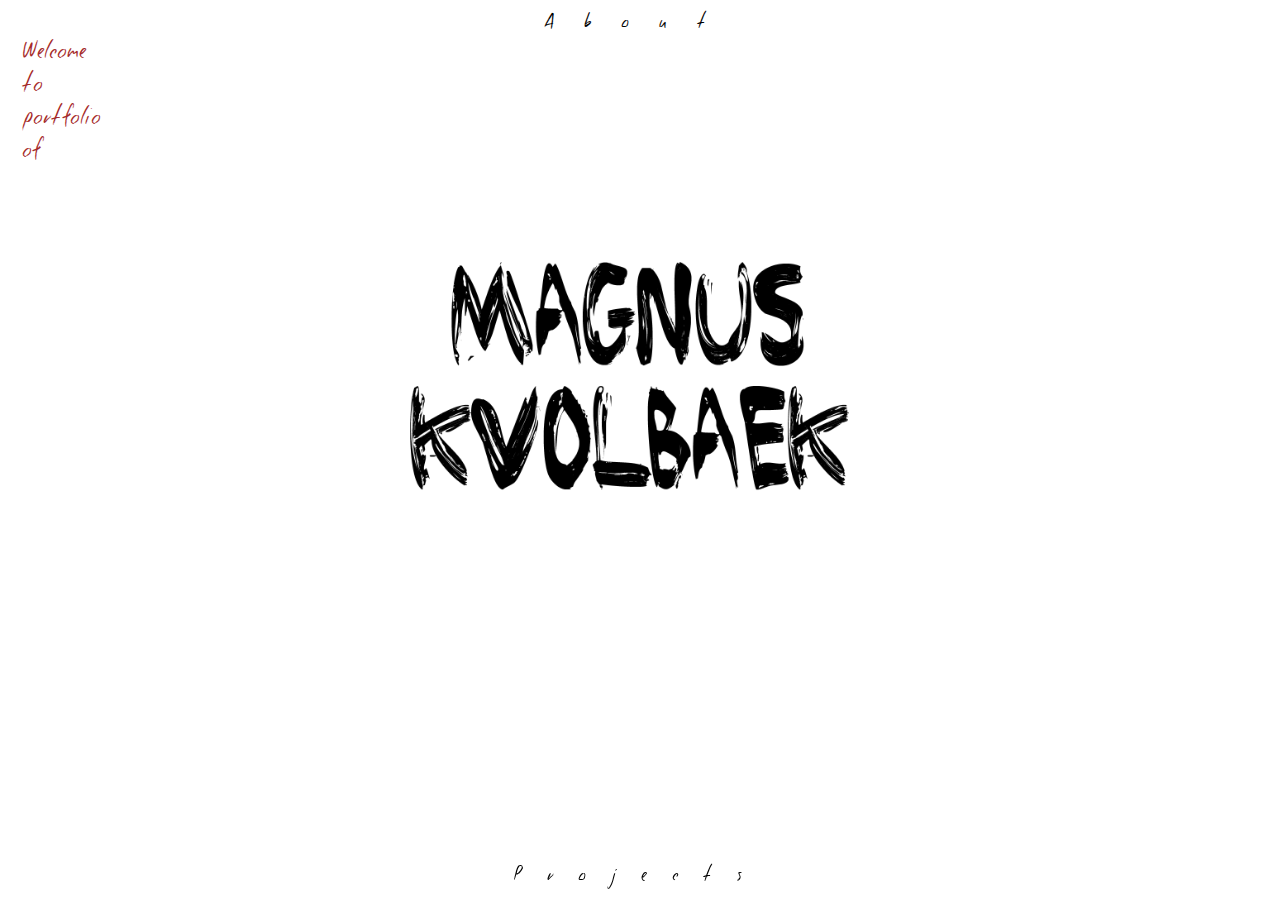
<file: index.html>
<!DOCTYPE html>
<html lang="da" class="animated fadeIn">

<head>
    <meta charset="utf-8">
    <meta name="viewport" content="width=device-width, initial-scale=1.0">
    <title>Portfolio</title>
    <link rel="stylesheet" href="stylesheet.css">
    <link rel="stylesheet" href="animate.css">
    <script src="javascript.js"></script>
    <link rel="icon" type="image/png" sizes="32x32" href="img/favicon-32x32.png">
    <link rel="icon" type="image/png" sizes="16x16" href="img/favicon-16x16.png">
    <link href="https://fonts.googleapis.com/css?family=Roboto+Condensed" rel="stylesheet">
</head>

<body>

    <div class="about">
        <a href="about.html">About</a>
    </div>

    <div class="projectslinks">
        <a href="projects.html">Projects</a>
    </div>

    <div class="inner">

        <div class="welcome">
            <span class="blink_me">Welcome <br> to <br> portfolio of</span>

        </div>


        <div class="navn">
            <img src="img/magnuskvolbaek.png" alt="forside ikon">
        </div>


    </div>



</body>

</html>
</file>
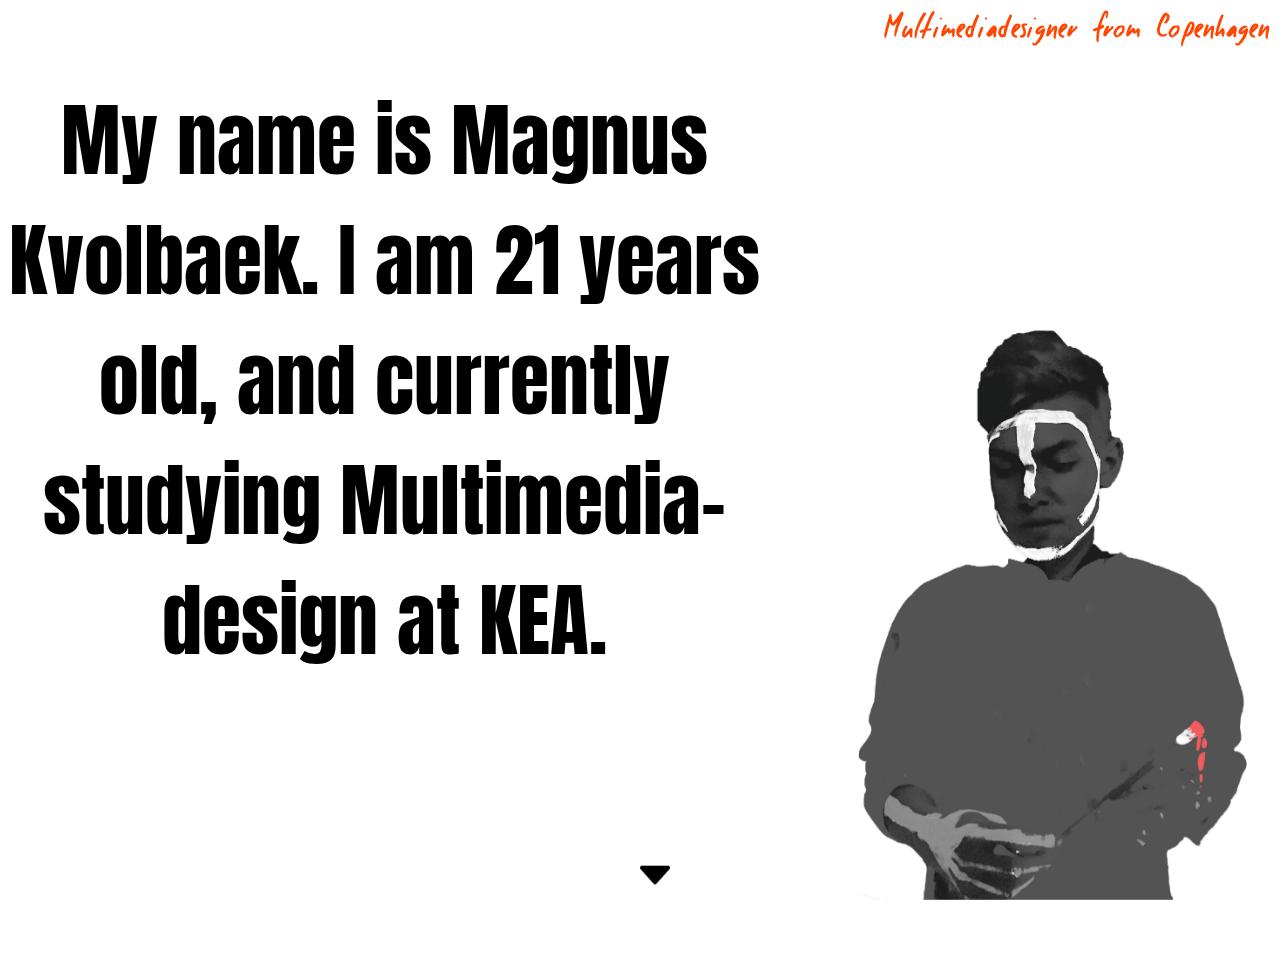
<file: about.html>
<!DOCTYPE html>
<html lang="da" class="animated fadeIn">

<head>
    <meta charset="utf-8">
    <meta name="viewport" content="width=device-width, initial-scale=1.0">
    <title>Portfolio</title>
    <link rel="stylesheet" href="stylesheet.css">
    <link rel="stylesheet" href="animate.css">
    <script src="javascript.js"></script>
    <link href="https://fonts.googleapis.com/css?family=Anton" rel="stylesheet">
    <link rel="icon" type="image/png" sizes="32x32" href="img/favicon-32x32.png">
    <link rel="icon" type="image/png" sizes="16x16" href="img/favicon-16x16.png">
</head>

<body>

    <section id="about">
        <h2>Multimediadesigner from Copenhagen</h2>
        <div class="animated slideInUp">
            <div class="textbox">
                <p> My name is Magnus Kvolbaek. I am 21 years old, and currently studying Multimedia-design at KEA.</p>
            </div>
        </div>

        <div class="selvportraet">
            <img src="img/magnus.png" alt="forside ikon">
        </div>
        <div class="backarrowdown">
        <a href="index.html"><img src="img/arrowdown.png" alt="arrow"> </a>
    </div>
    </section>
</body>

</html>
</file>
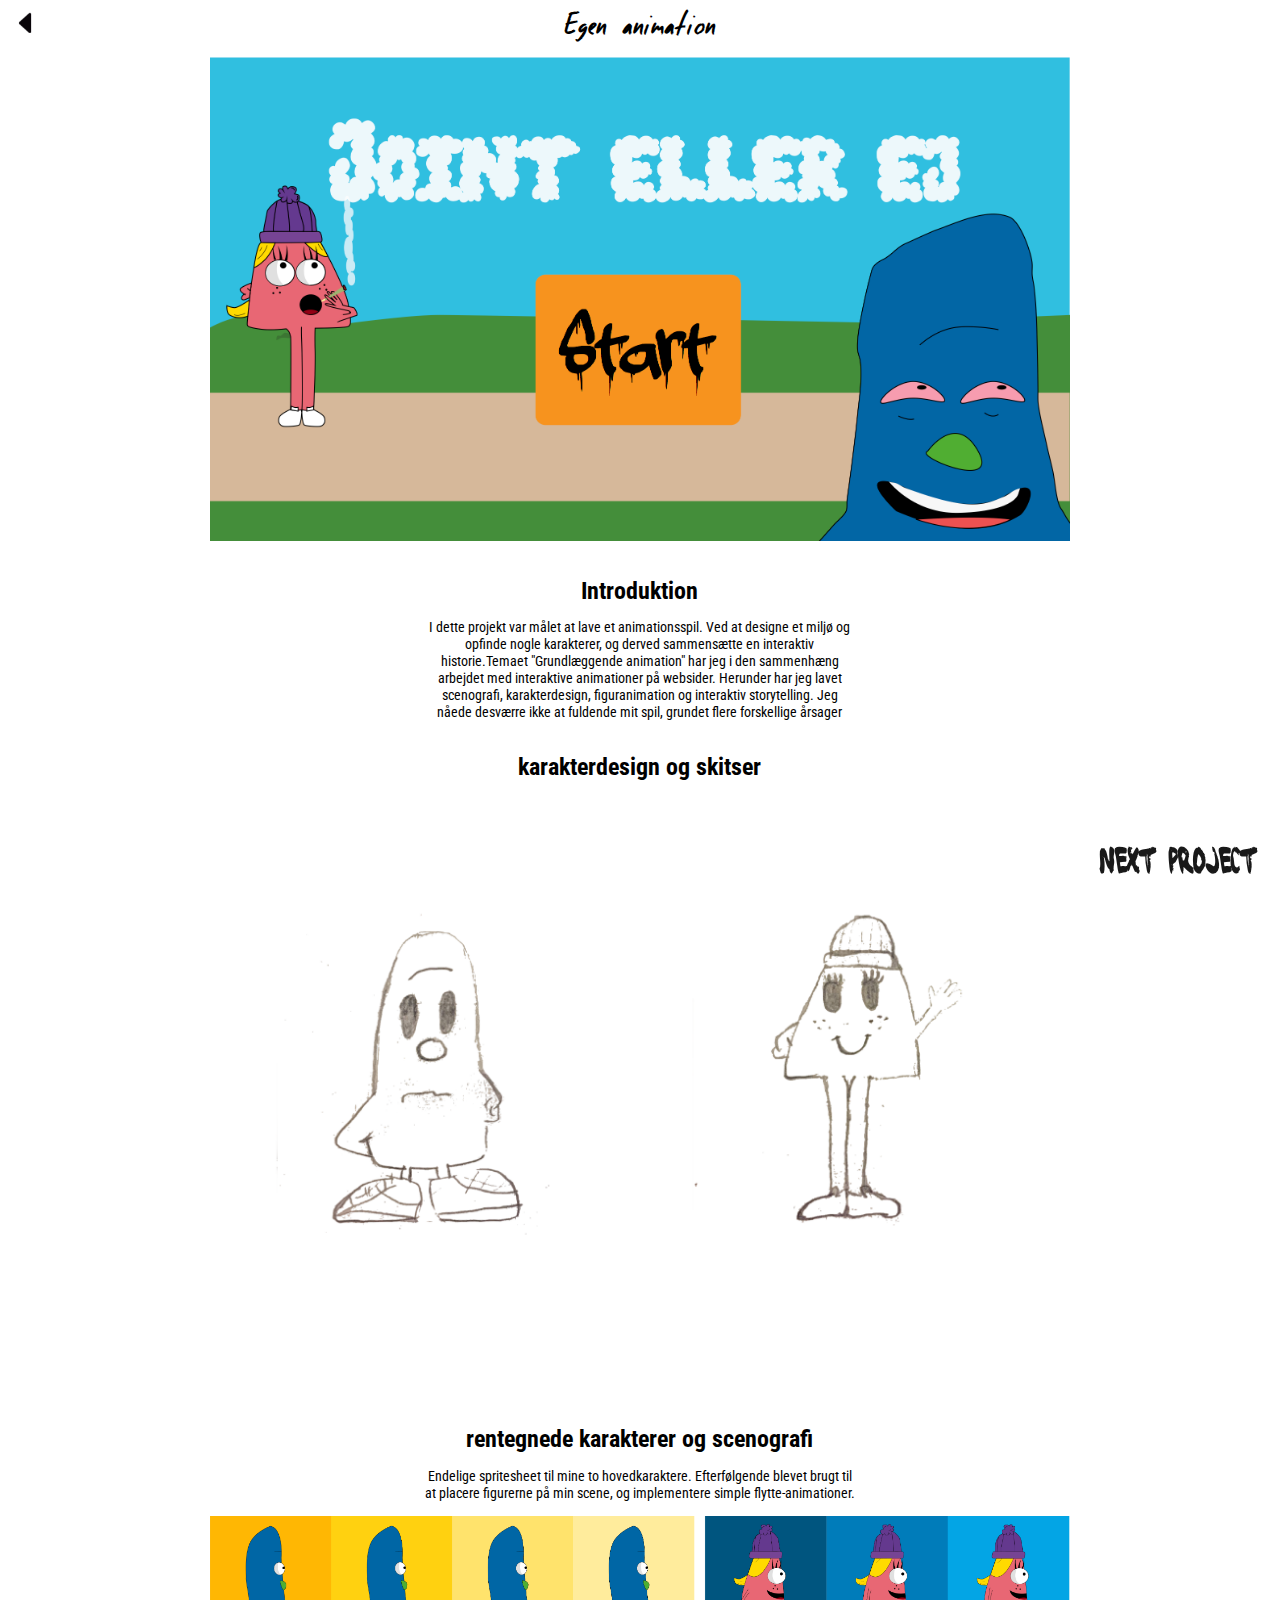
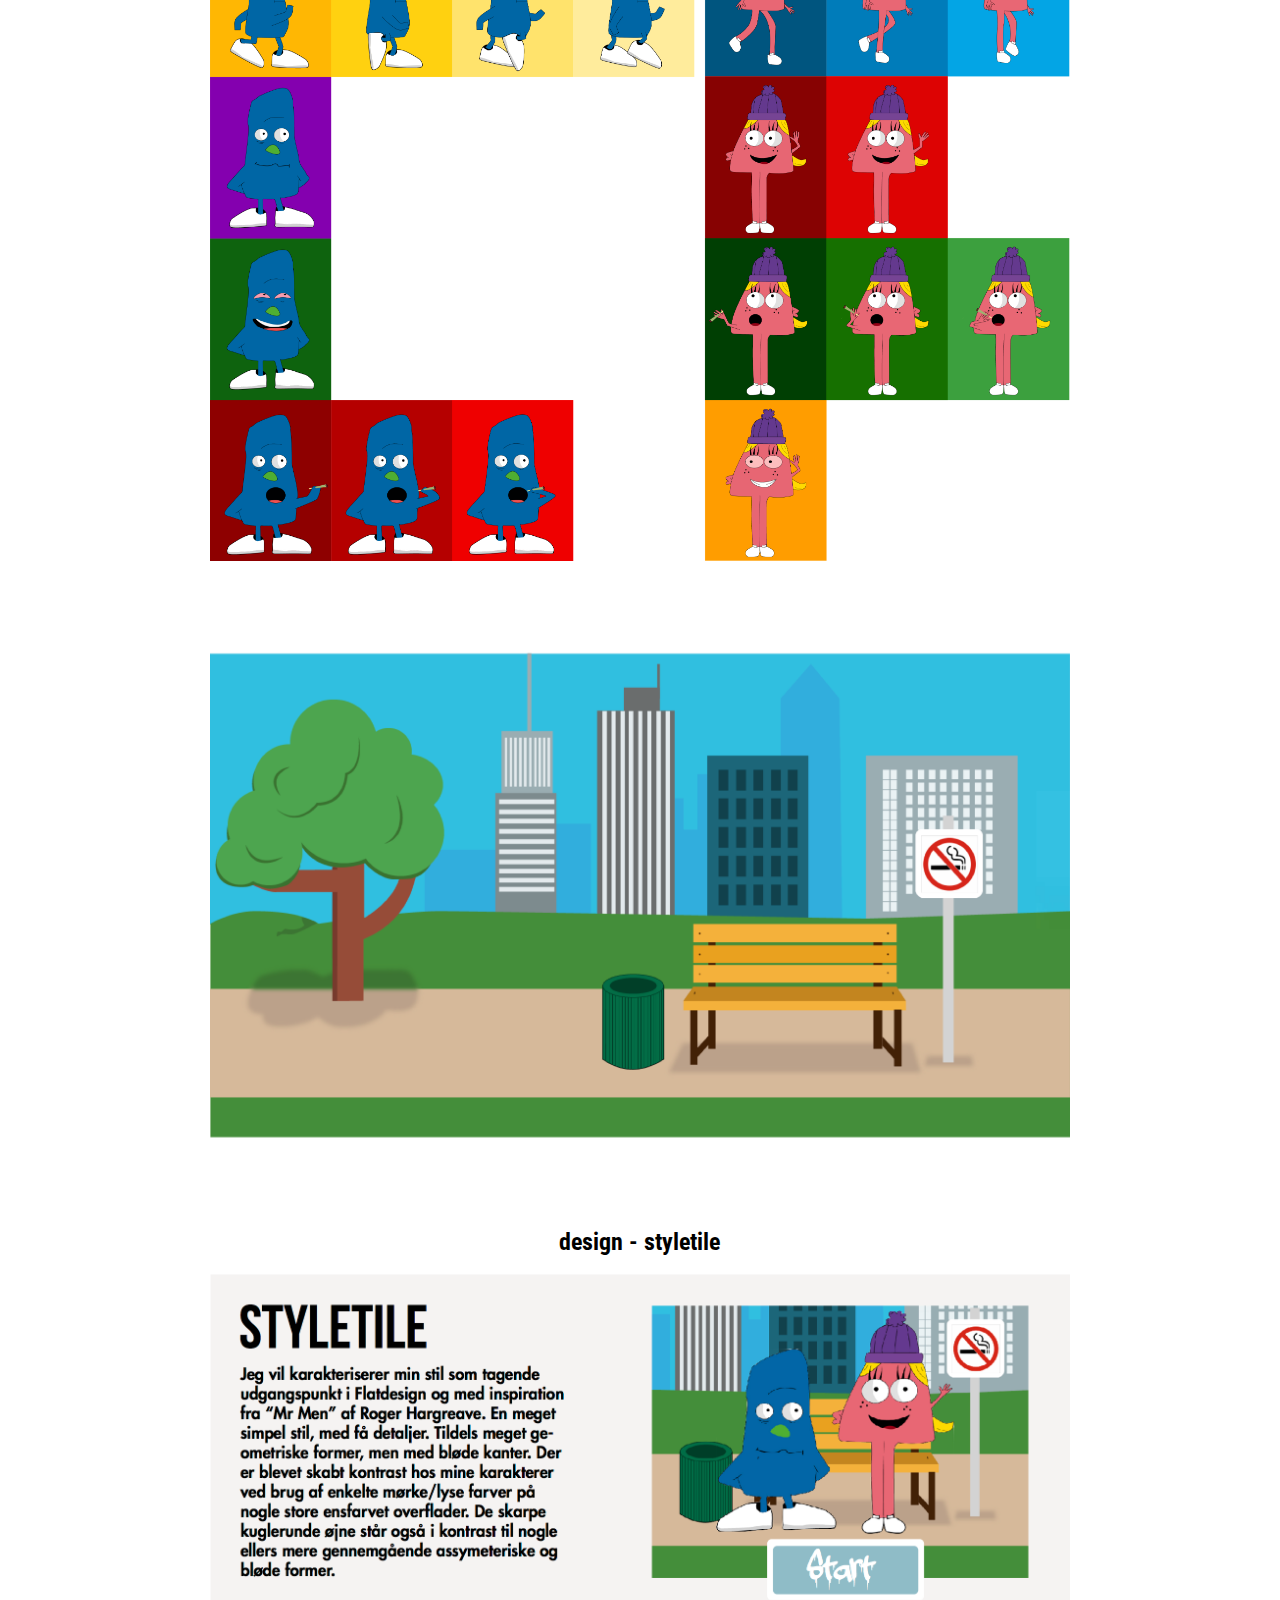
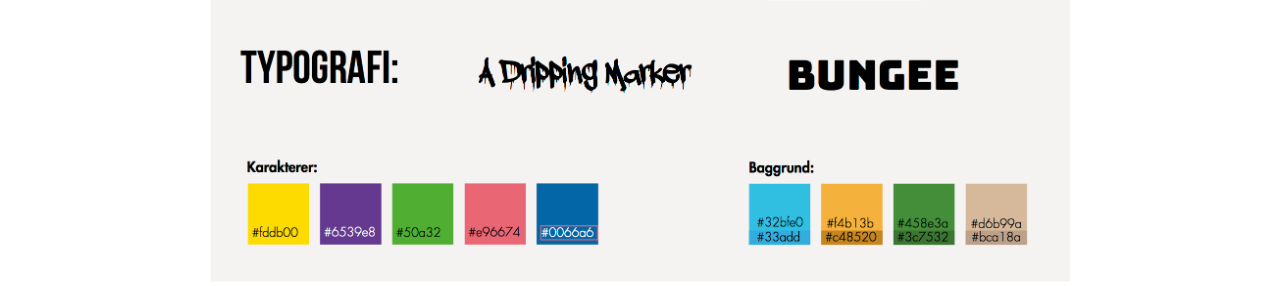
<file: egenanimation.html>
<!DOCTYPE html>
<html lang="">

<head>
    <meta charset="utf-8">
    <meta name="viewport" content="width=device-width, initial-scale=1.0">
    <title>Portfolio</title>
    <link rel="stylesheet" href="stylesheet.css">
    <link rel="stylesheet" href="animate.css">
    <script src="javascript.js"></script>
    <link rel="icon" type="image/png" sizes="32x32" href="img/favicon-32x32.png">
    <link rel="icon" type="image/png" sizes="16x16" href="img/favicon-16x16.png">
    <link href="https://fonts.googleapis.com/css?family=Roboto+Condensed" rel="stylesheet">
</head>

<body>

    <section id="om">

        <div class="backarrow">
            <a href="projects.html"><img src="img/arrowleft.png" alt="arrow">
            </a>
        </div>

        <div class="sectionwrapper">
            <div class="column">
                <div class="top">
                    <h2>Egen animation</h2>
                    <div class="animated pulse">
                        <img class="moodboard" src="img/startscreen.png" alt="Moodboard">
                    </div>
                    <div class="center">
                        <h4>Introduktion</h4>
                        <p>I dette projekt var målet at lave et animationsspil. Ved at designe et miljø og opfinde nogle karakterer, og derved sammensætte en interaktiv historie.Temaet "Grundlæggende animation" har jeg i den sammenhæng arbejdet med interaktive animationer på websider. Herunder har jeg lavet scenografi, karakterdesign, figuranimation og interaktiv storytelling.
                            Jeg nåede desværre ikke at fuldende mit spil, grundet flere forskellige årsager</p>

                        <h4>karakterdesign og skitser</h4>
                    </div>

                    <img class="moodboard" src="img/skitser1.png" alt="Moodboard">

                    <div class="center">
                        <h4>rentegnede karakterer og scenografi</h4>
                        <p>Endelige spritesheet til mine to hovedkaraktere. Efterfølgende blevet brugt til at placere figurerne på min scene, og implementere simple flytte-animationer.</p>

                    </div>
                    <img class="moodboard" src="img/spritesheet.png" alt="Moodboard">

                    <img class="moodboard" src="img/baggrund.png" alt="Moodboard">
                    <br>
                    <br>

                    <h4>design - styletile</h4>
                    <br>
                    <img class="moodboard" src="img/styletile.png" alt="Moodboard">



                </div>
            </div>
        </div>
        <div class="nextproject">
            <a href="sexogsamfund.html">
                <h3>Next project</h3>
            </a>
        </div>

    </section>



</body>

</html>
</file>
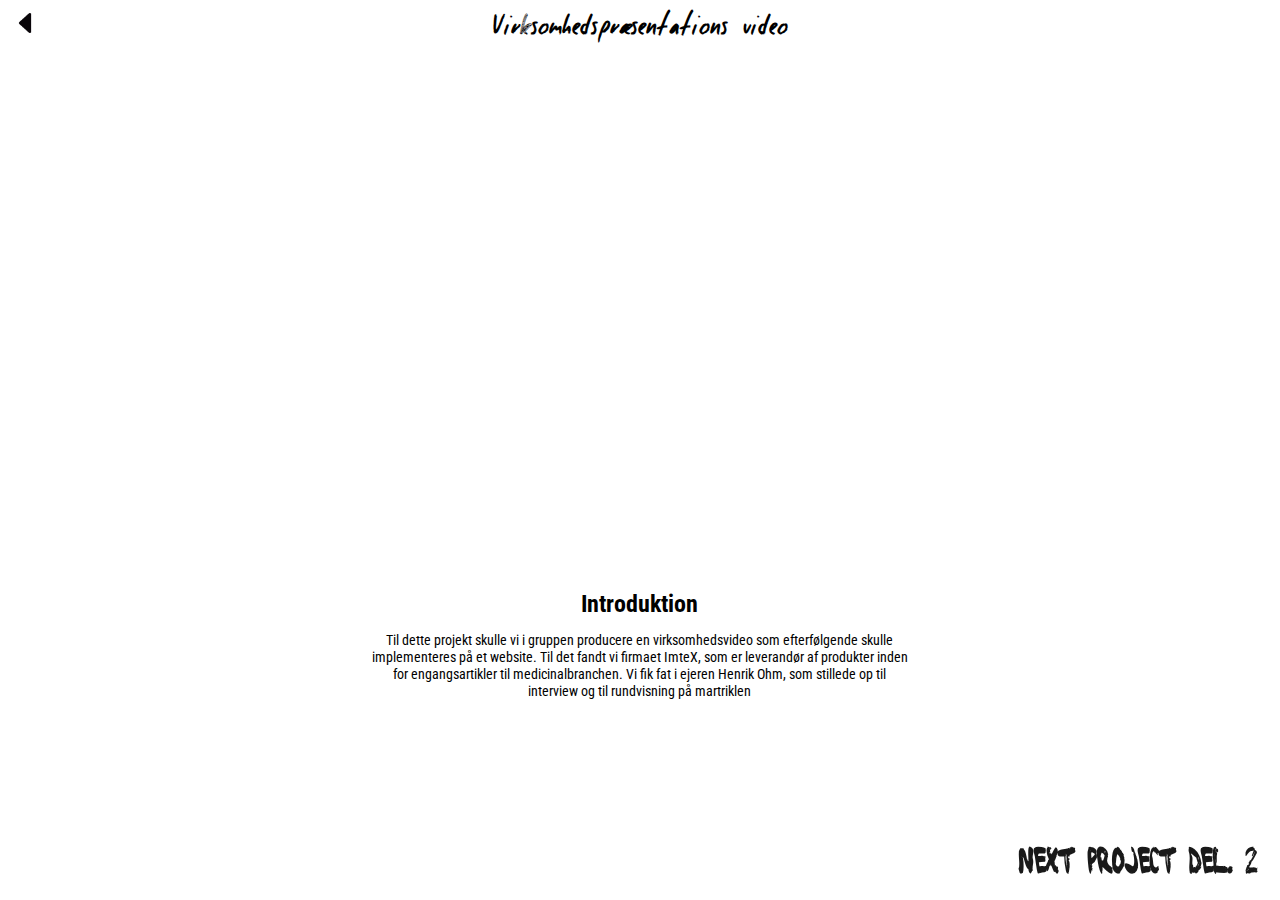
<file: imtex.html>
<!DOCTYPE html>
<html lang="">

<head>
    <meta charset="utf-8">
    <meta name="viewport" content="width=device-width, initial-scale=1.0">
    <title>Portfolio</title>
    <link rel="stylesheet" href="stylesheet.css">
    <link rel="icon" type="image/png" sizes="32x32" href="img/favicon-32x32.png">
    <link rel="icon" type="image/png" sizes="16x16" href="img/favicon-16x16.png">
    <link href="https://fonts.googleapis.com/css?family=Roboto+Condensed" rel="stylesheet">
</head>

<body>

    <section id="imtex">

        <div class="backarrow">
            <a href="projects.html"><img src="img/arrowleft.png" alt="arrow">
        </a>
        </div>
        <h2>Virksomhedspræsentations video</h2>
        <div class="sectionwrapper">
            <div class="video">
                <div class="hs-responsive-embed-youtube ">
                    <iframe width="560" height="315" src="https://www.youtube.com/embed/97G3X0AD8s4" frameborder="0" allowfullscreen=""></iframe>
                </div>
            </div>

            <div class="center">
                <h4>Introduktion</h4>
                <p>Til dette projekt skulle vi i gruppen producere en virksomhedsvideo som efterfølgende skulle implementeres på et website. Til det fandt vi firmaet ImteX, som er leverandør af produkter inden for engangsartikler til medicinalbranchen. Vi fik fat i ejeren Henrik Ohm, som stillede op til interview og til rundvisning på martriklen</p>
            </div>
        </div>

        <div class="nextproject">
            <a href="redesign.html">
                <h3>Next project del. 2</h3>
            </a>
        </div>
    </section>
</body>

</html>
</file>
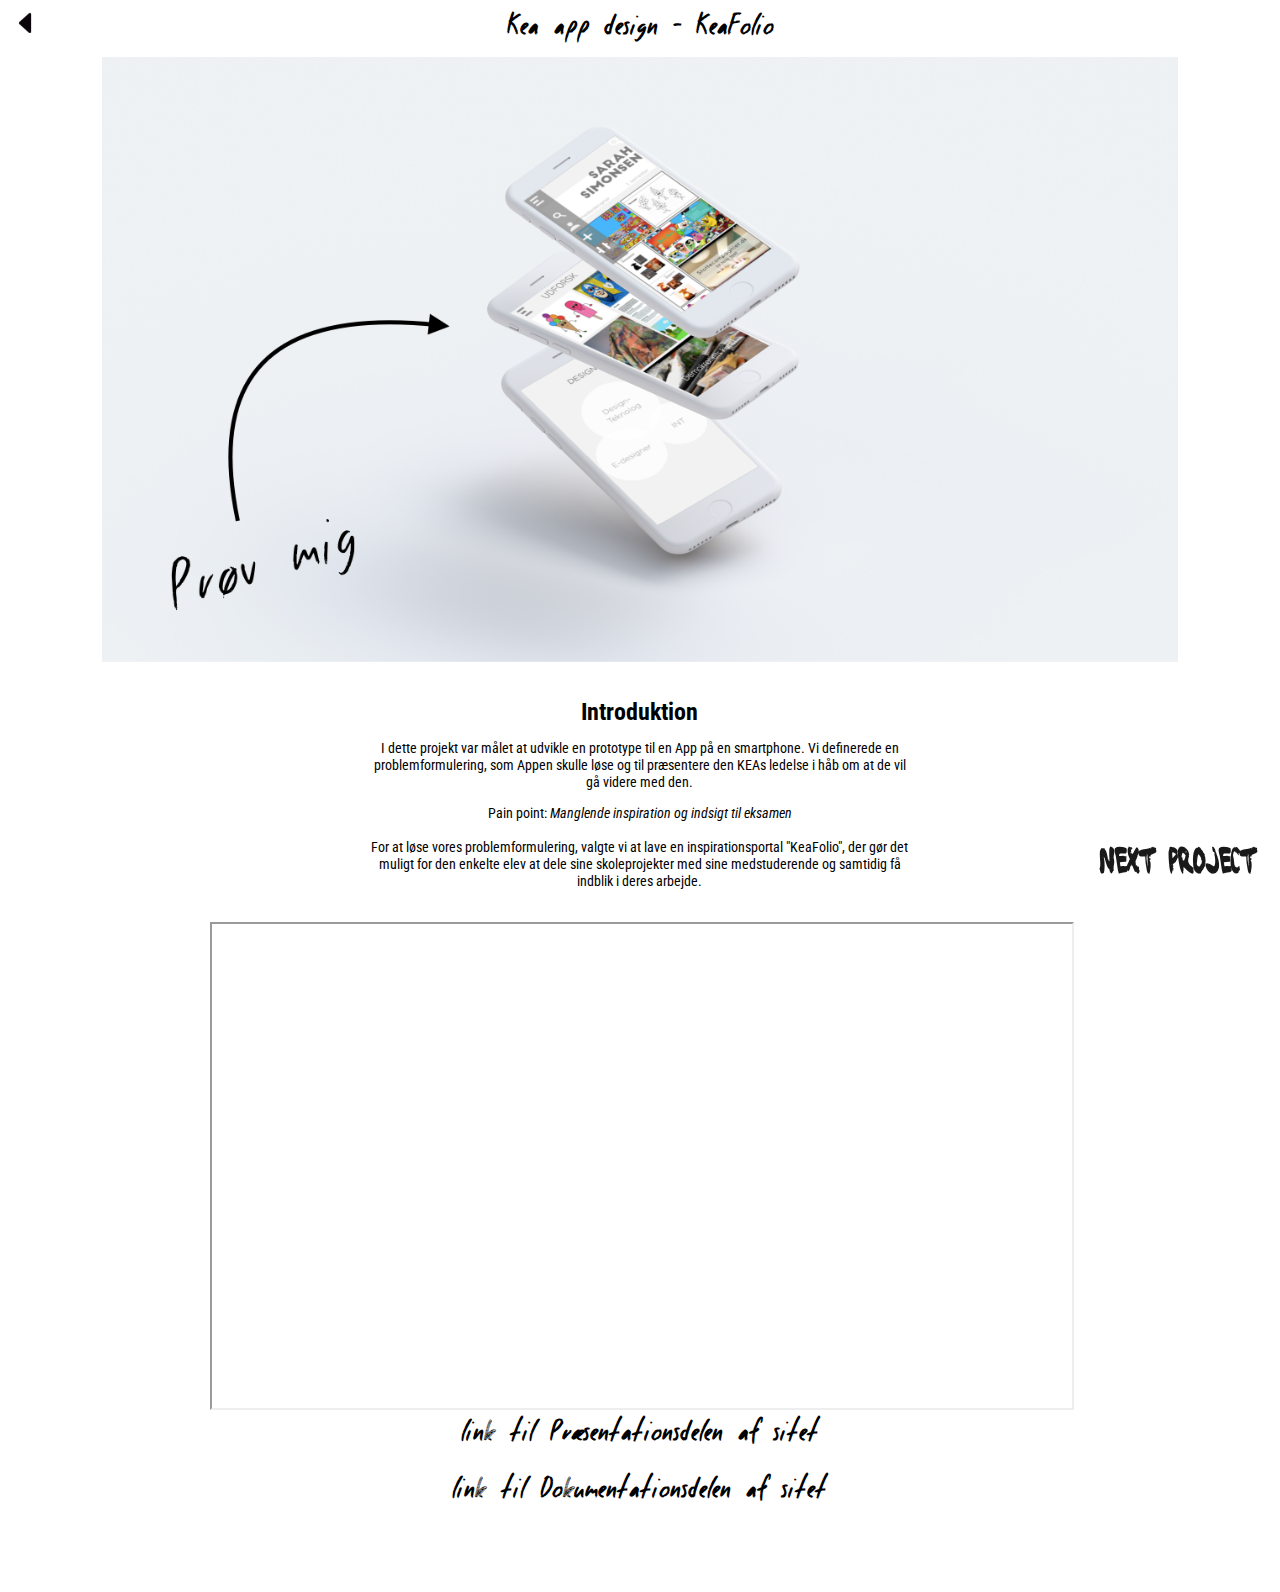
<file: keafolio.html>
<!DOCTYPE html>
<html lang="">

<head>
    <meta charset="utf-8">
    <meta name="viewport" content="width=device-width, initial-scale=1.0">
    <title>Portfolio</title>
    <link rel="stylesheet" href="stylesheet.css">
    <link rel="stylesheet" href="animate.css">
    <script src="javascript.js"></script>
    <link rel="icon" type="image/png" sizes="32x32" href="img/favicon-32x32.png">
    <link rel="icon" type="image/png" sizes="16x16" href="img/favicon-16x16.png">
    <link href="https://fonts.googleapis.com/css?family=Roboto+Condensed" rel="stylesheet">

</head>

<body>

    <section id="stilartsite">

        <div class="backarrow">
            <a href="projects.html"><img src="img/arrowleft.png" alt="arrow">
            </a>
        </div>

        <div class="sectionwrapper">
            <h2>Kea app design - KeaFolio</h2>
            <a href="https://xd.adobe.com/view/02fb1790-96f3-4230-89fd-1fbf1ee93cb3/screen/257e823e-0c61-49c2-9e96-0998fddb42e6/iPhone-6-7-8-30">
                       <img class="moodboard" src="img/keafoliomockup1.png" alt="keafolio telefon">
                    </a>
            <div class="center">
                <h4>Introduktion</h4>

                    <p>I dette projekt var målet at udvikle en prototype til en App på en smartphone. Vi definerede en problemformulering, som Appen skulle løse og til præsentere den KEAs ledelse i håb om at de vil gå videre med den. </p>

                    <p>Pain point: <em>Manglende inspiration og indsigt til eksamen</em> <br><br> For at løse vores problemformulering, valgte vi at lave en inspirationsportal "KeaFolio", der gør det muligt for den enkelte elev at dele sine skoleprojekter med sine medstuderende og samtidig få indblik i deres arbejde.</p>

            </div>


            <div class="video">
                <div class="hs-responsive-embed-youtube ">
                    <iframe width="560" height="315" src="https://www.youtube.com/embed/bJR5OF3zauU?rel=0&amp;controls=0&amp;showinfo=0&amp;autoplay=1 "></iframe>
                </div>

            </div>


            <div class="top">
                <a href="http://michalarose.dk/kea/04-ux/04.01.06/afleveringssite/">
                    <h2>link til Præsentationsdelen af sitet </h2>
                </a>

                <a href="http://michalarose.dk/kea/04-ux/04.01.06/afleveringssite/dokumentation.html">
                    <h2>link til Dokumentationsdelen af sitet</h2>
                </a>
                <br>
                <br>
                <br>
                <br>
            </div>

        </div>


        <div class="nextproject">
            <a href="republikken.html">
                <h3>Next project</h3>
            </a>
        </div>
    </section>




</body>

</html>
</file>
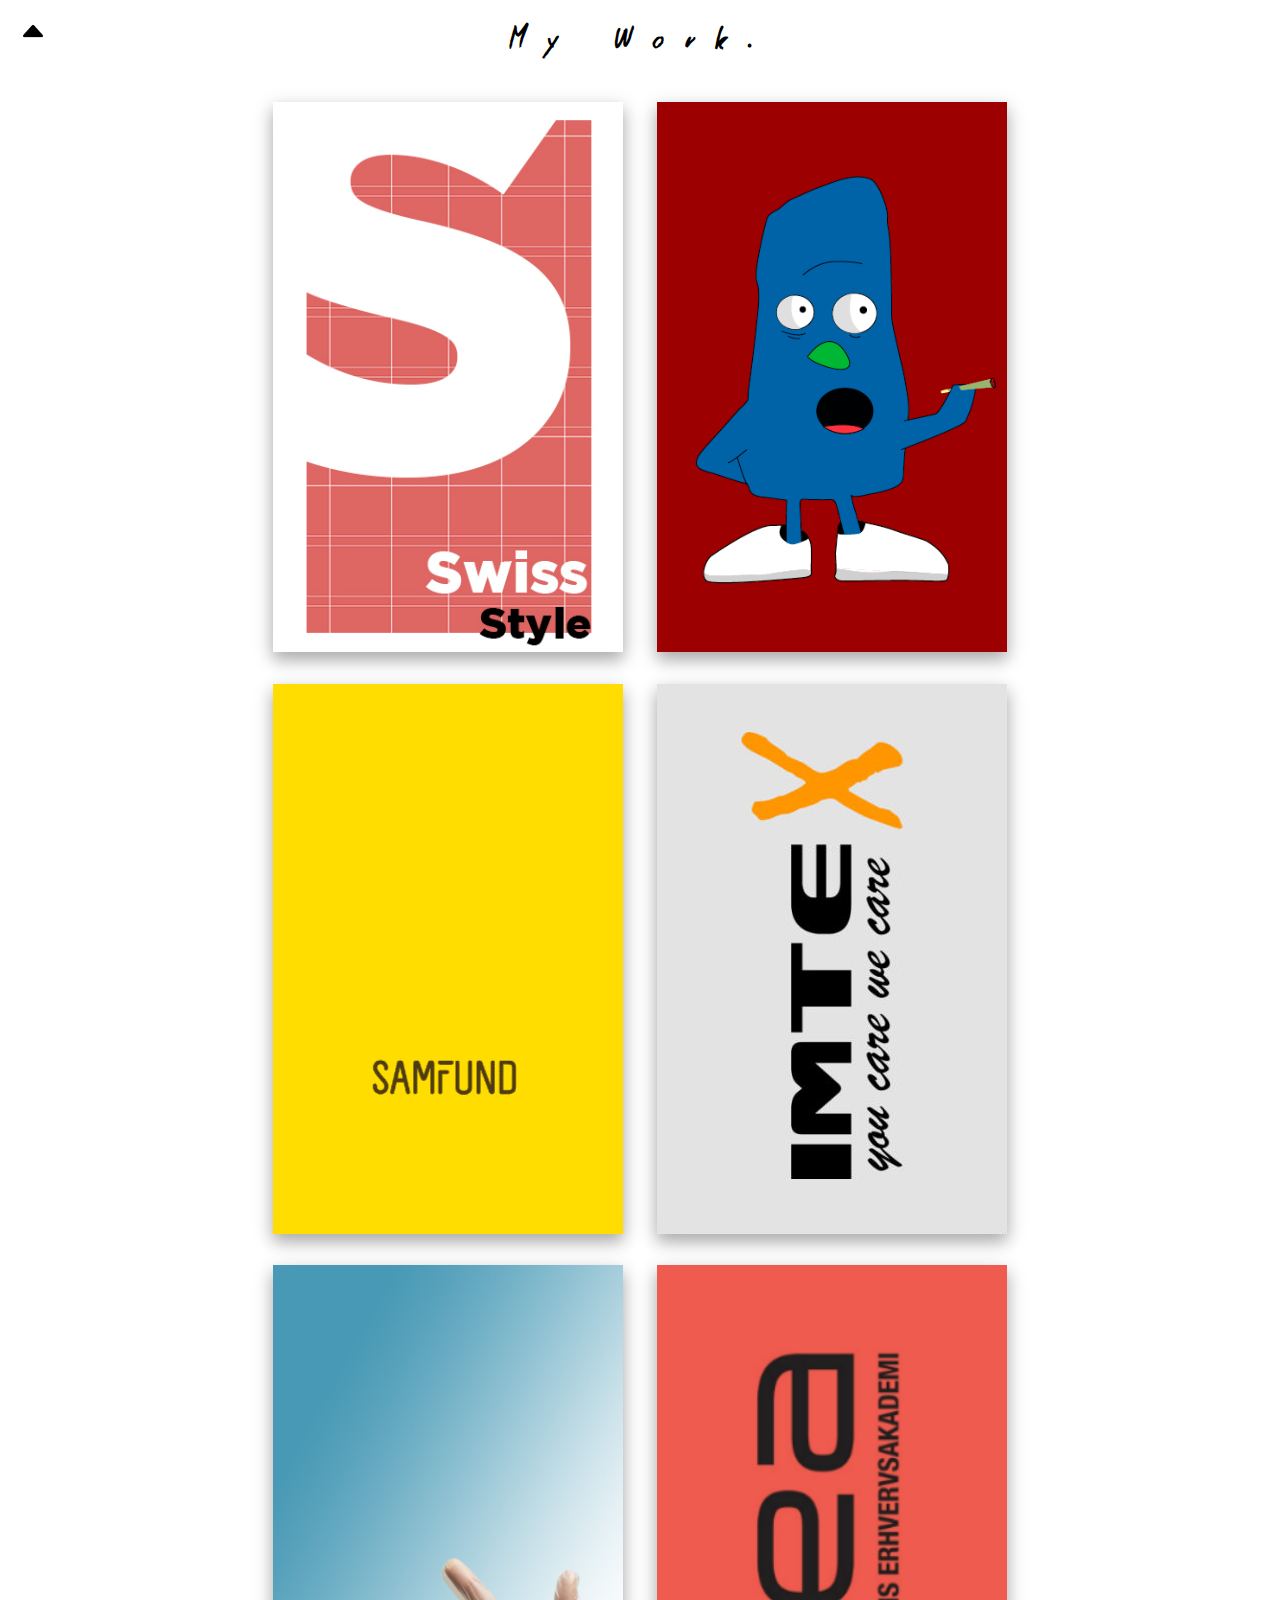
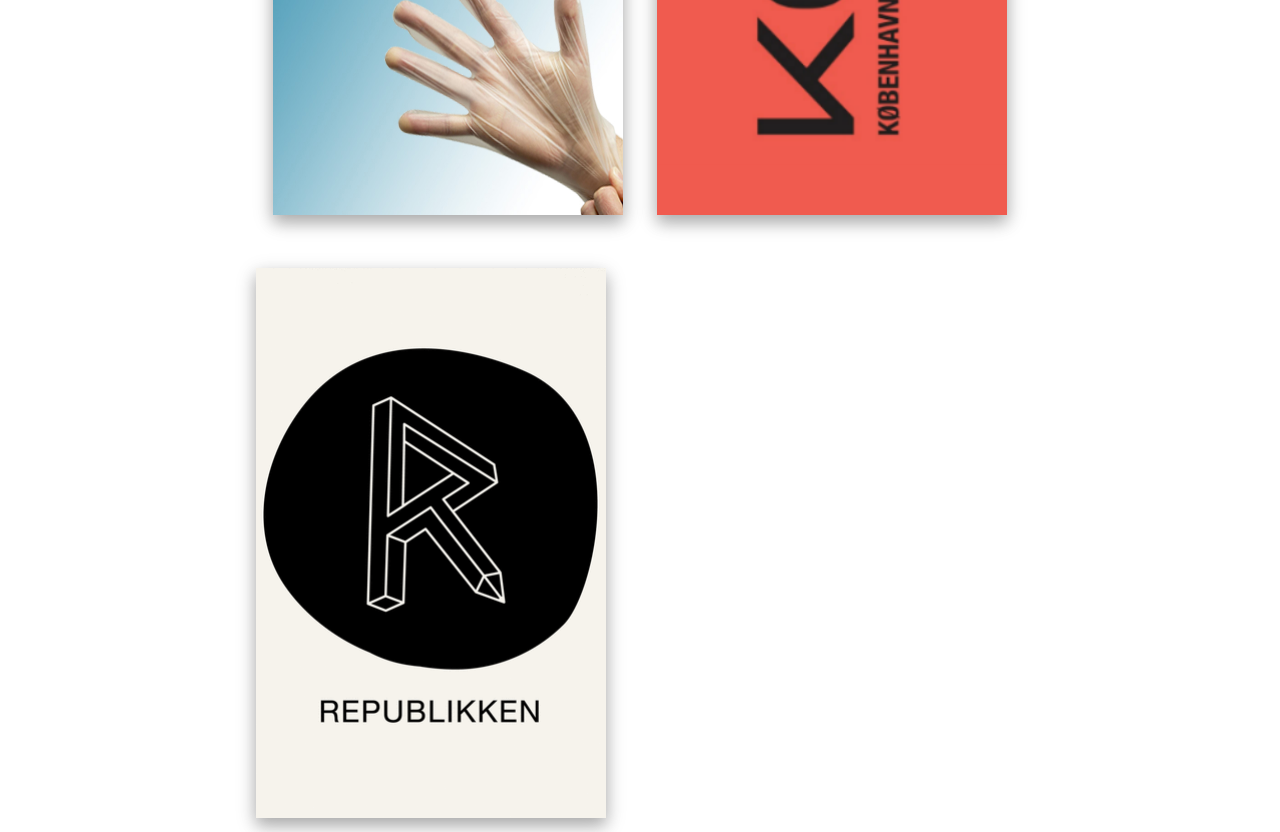
<file: projects.html>
<!DOCTYPE html>
<html lang="da" class="animated fadeIn">

<head>
    <meta charset="utf-8">
    <meta name="viewport" content="width=device-width, initial-scale=1.0">
    <title>Portfolio</title>
    <link rel="stylesheet" href="stylesheet.css">
    <link rel="stylesheet" href="animate.css">
    <script src="javascript.js"></script>
    <link rel="icon" type="image/png" sizes="32x32" href="img/favicon-32x32.png">
    <link rel="icon" type="image/png" sizes="16x16" href="img/favicon-16x16.png">
    <link href="https://fonts.googleapis.com/css?family=Roboto+Condensed" rel="stylesheet">
</head>

<body>



    <div class="backarrowup">
        <a href="index.html"><img src="img/arrow.png" alt="arrow"> </a>
    </div>


    <section id="projects">

        <h1>My Work.</h1>
        <div class="row">
            <div class="animated swing">
                <div class="column">
                    <a href="stilartsite.html">
                    <img src="img/projectswiss.png" alt="cover">
                </a>
                </div>
            </div>

            <div class="animated swing">
                <div class="column">
                    <a href="egenanimation.html">
                        <!--<h2>Egen animation</h2>
                    <p class="opgave">Tema 2 - Animation</p>-->
                        <img src="img/egenanimation1.png" alt="cover">
                    </a>
                </div>
            </div>

            <div class="animated swing">
                <div class="column">
                    <a href="sexogsamfund.html">
                        <img src="img/sexogsamfund.gif" alt="cover">
                    </a>
                </div>
            </div>

            <div class="animated swing">
                <div class="column">
                    <a href="imtex.html">
                        <img src="img/imtexprojectpic.jpg" alt="cover">
                    </a>
                </div>
            </div>

            <div class="animated swing">
                <div class="column">
                    <a href="redesign.html">
                        <img src="img/imtex.jpg" alt="cover">
                </a>
                </div>
            </div>

            <div class="animated swing">
                <div class="column">
                    <a href="keafolio.html">
                        <img src="img/keafolioproject.png" alt="cover">
                </a>

                </div>
            </div>


            <div class="column">
                <a href="republikken.html">
                    <img src="img/republikken.png" alt="cover">
                </a>
            </div>


        </div>


    </section>
</body>

</html>
</file>
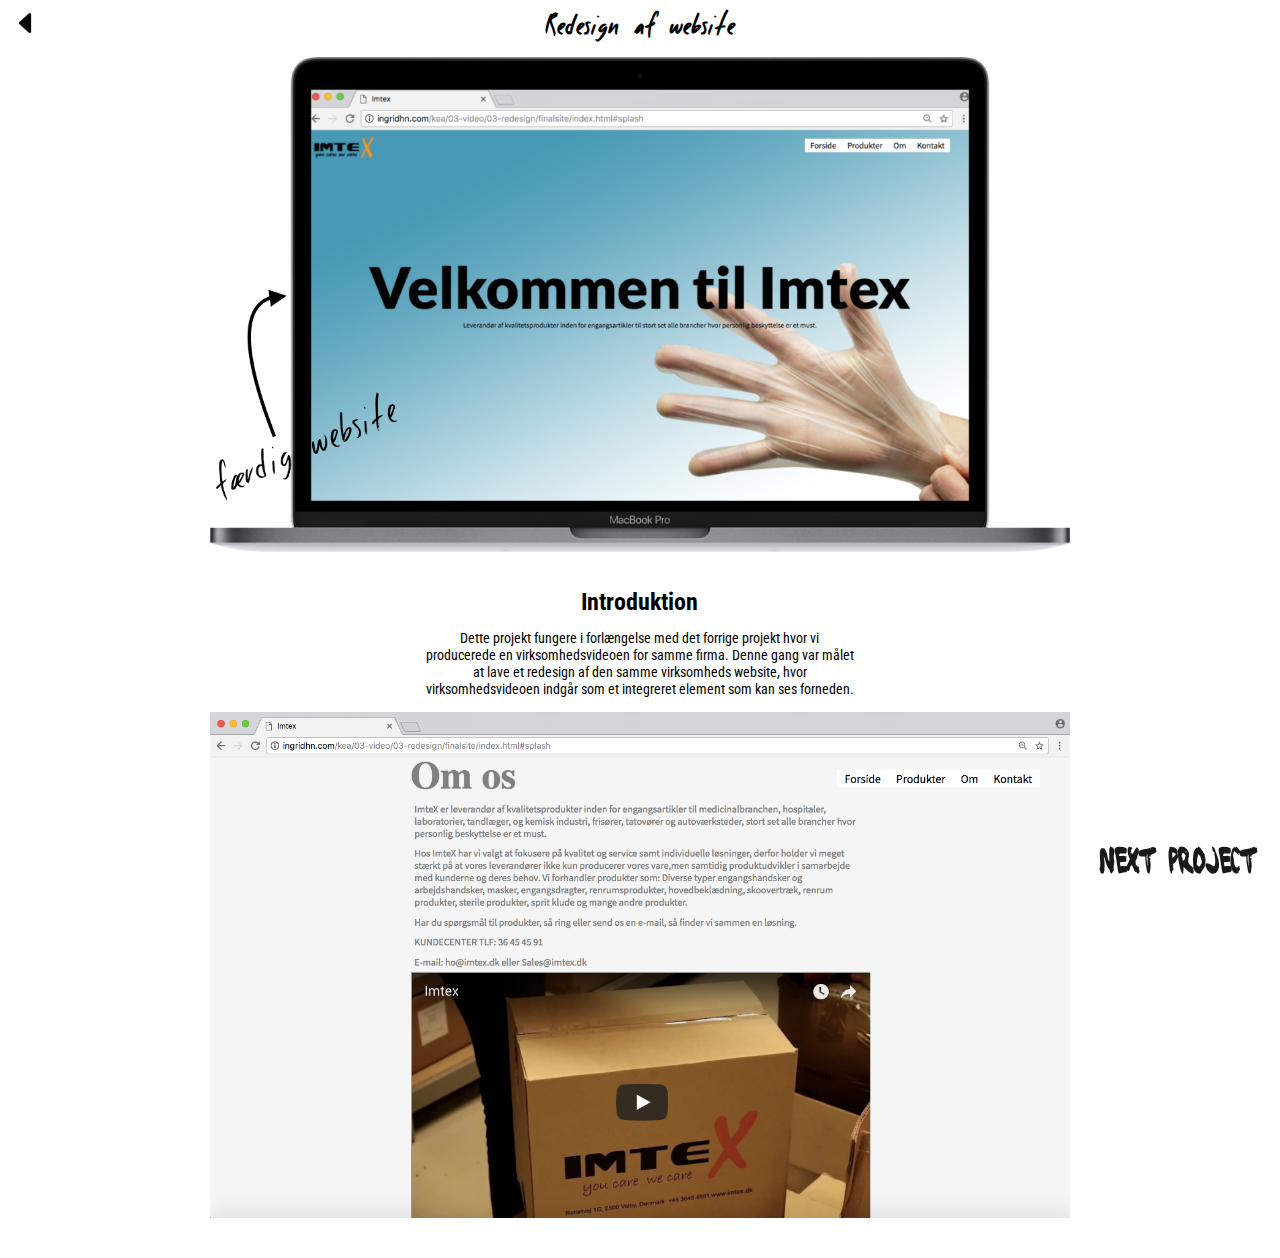
<file: redesign.html>
<!DOCTYPE html>
<html lang="">

<head>
    <meta charset="utf-8">
    <meta name="viewport" content="width=device-width, initial-scale=1.0">
    <title>Portfolio</title>
    <link rel="stylesheet" href="stylesheet.css">
    <link rel="stylesheet" href="animate.css">
    <script src="javascript.js"></script>
    <link rel="icon" type="image/png" sizes="32x32" href="img/favicon-32x32.png">
    <link rel="icon" type="image/png" sizes="16x16" href="img/favicon-16x16.png">
    <link href="https://fonts.googleapis.com/css?family=Roboto+Condensed" rel="stylesheet">
</head>

<body>

    <section id="redesign">

        <div class="backarrow">
            <a href="projects.html"><img src="img/arrowleft.png" alt="arrow">
            </a>
        </div>


        <div class="sectionwrapper">

            <div class="top">
                <h2>Redesign af website</h2>
                <div class="animated pulse">
                    <a href="http://ingridhn.com/kea/03-video/03-redesign/finalsite/index.html#splash">
                    <img class="moodboard" src="img/imtexmockup.png" alt="website">
                        </a>
                </div>
                <div class="center">

                    <h4>Introduktion</h4>
                    <p>Dette projekt fungere i forlængelse med det forrige projekt hvor vi producerede en virksomhedsvideoen for samme firma. Denne gang var målet at lave et redesign af den samme virksomheds website, hvor virksomhedsvideoen indgår som et integreret element som kan ses forneden.</p>
                </div>
                <img class="moodboard" src="img/imtexvideoscreen.png" alt="video">
                <br>
                <br>
                <br>
            </div>
        </div>


        <div class="nextproject">
            <a href="keafolio.html">
                <h3>Next project</h3>
            </a>

        </div>
    </section>




</body>

</html>
</file>
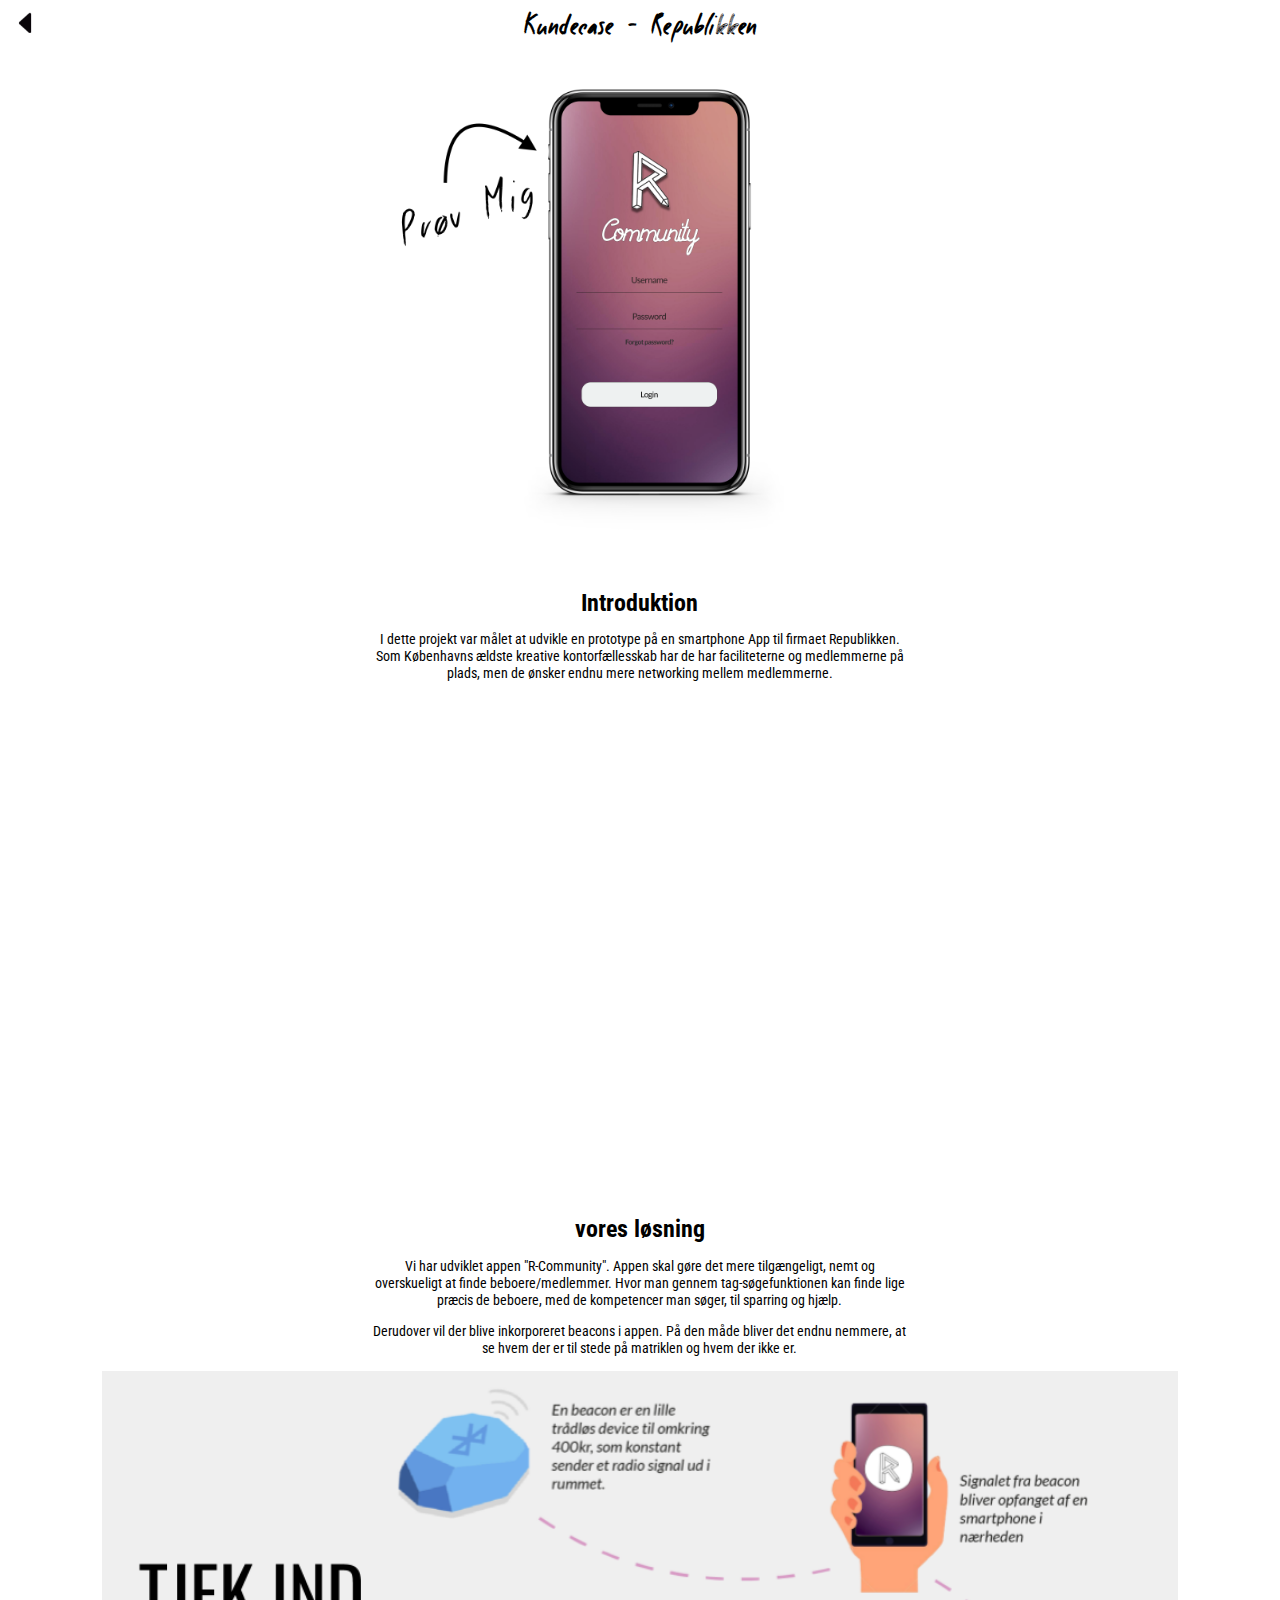
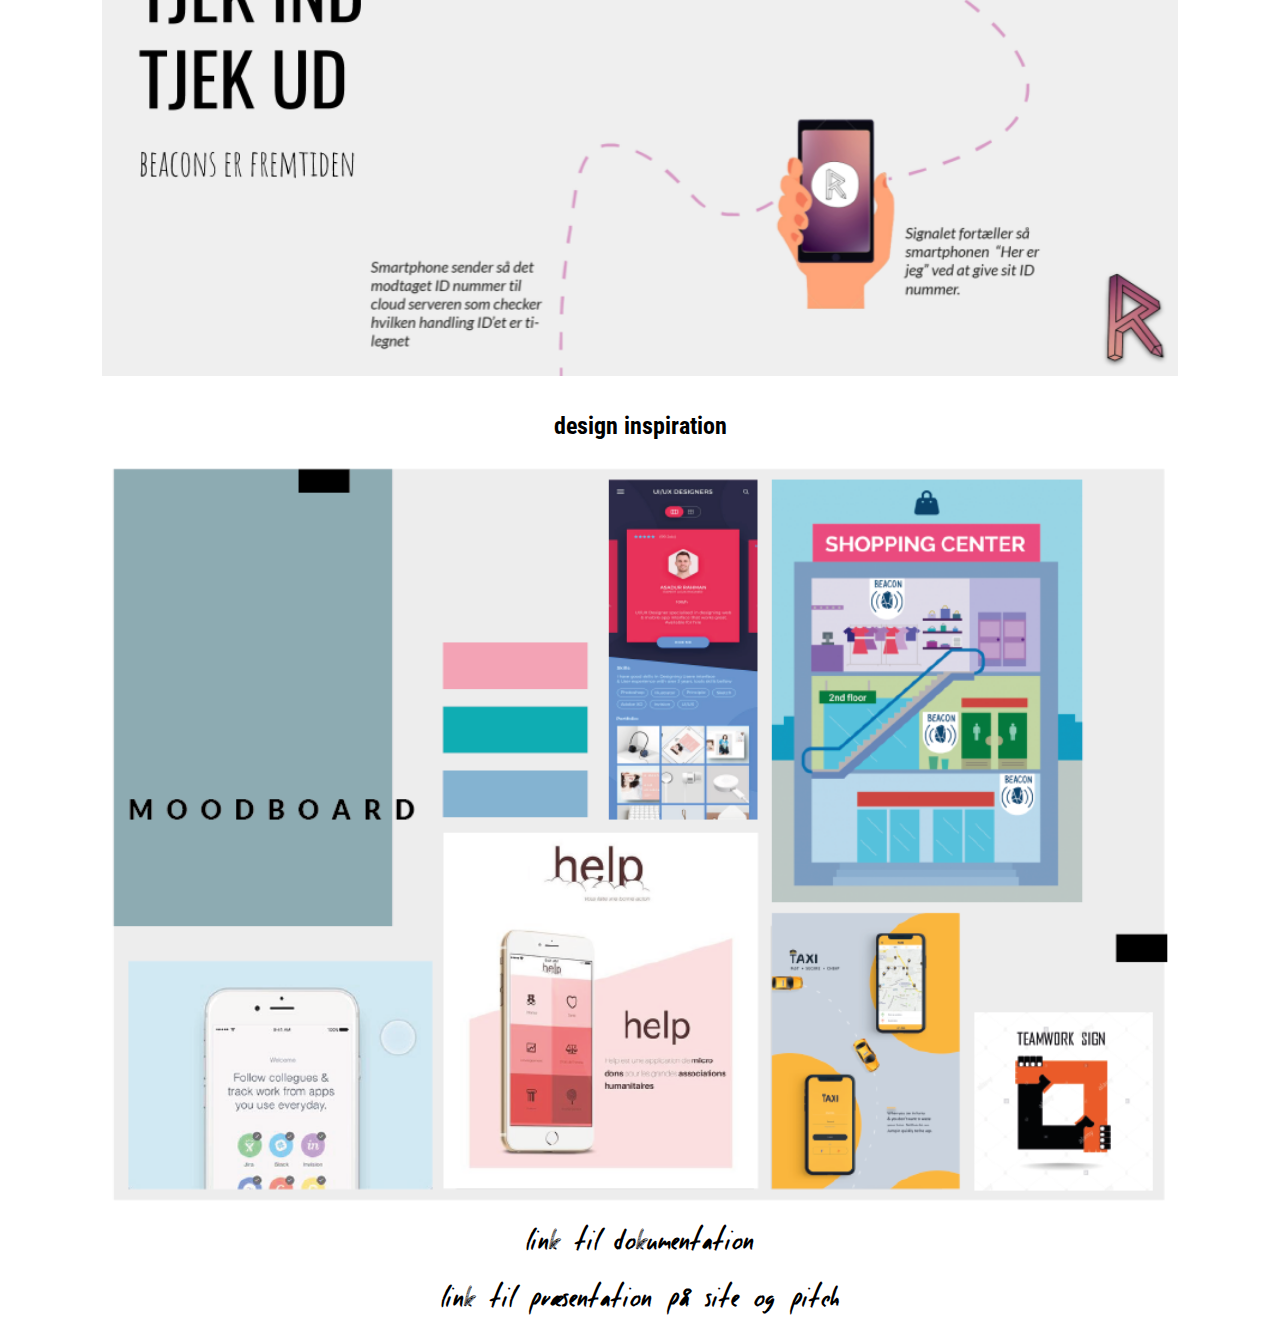
<file: republikken.html>
<!DOCTYPE html>
<html lang="">

<head>
    <meta charset="utf-8">
    <meta name="viewport" content="width=device-width, initial-scale=1.0">
    <title>Portfolio</title>
    <link rel="stylesheet" href="stylesheet.css">
    <link rel="stylesheet" href="animate.css">
    <script src="javascript.js"></script>
    <link rel="icon" type="image/png" sizes="32x32" href="img/favicon-32x32.png">
    <link rel="icon" type="image/png" sizes="16x16" href="img/favicon-16x16.png">
    <link href="https://fonts.googleapis.com/css?family=Roboto+Condensed" rel="stylesheet">
</head>

<body>

    <section id="om">

        <div class="backarrow">
            <a href="projects.html"><img src="img/arrowleft.png" alt="arrow">
            </a>
        </div>

        <div class="sectionwrapper">

            <div class="column">

                <h2>Kundecase - Republikken</h2>

                <div class="center">
                    <div class="animated pulse">
                       <a href="https://xd.adobe.com/view/e5490a58-6f00-4445-84e0-d0648ded83cd/"> <img class="republikkeniphone" src="img/republikkeniphone.png" alt="Moodboard">
                    </a>
                           </div>
                </div>

                    <div class="center">

                        <br>
                        <h4>Introduktion</h4>
                        <p>I dette projekt var målet at udvikle en prototype på en smartphone App til firmaet Republikken. Som Københavns ældste kreative kontorfællesskab har de har faciliteterne og medlemmerne på plads, men de ønsker endnu mere networking mellem medlemmerne.</p>


                    </div>

                   <div class="video">
                    <div class="hs-responsive-embed-youtube ">
                    <iframe width="560" height="315" src="https://www.youtube.com/embed/_vsSyUZ-zP4?rel=0&amp;controls=0&amp;showinfo=0&amp;autoplay=1" frameborder="0" allowfullscreen=""></iframe>
                </div>
                    </div>


                    <div class="center">

                        <h4>vores løsning </h4>
                        <p>Vi har udviklet appen "R-Community". Appen skal gøre det mere tilgængeligt, nemt og overskueligt at finde beboere/medlemmer. Hvor man gennem tag-søgefunktionen kan finde lige præcis de beboere, med de kompetencer man søger, til sparring og hjælp. </p>

                        <p>Derudover vil der blive inkorporeret beacons i appen. På den måde bliver det endnu nemmere, at se hvem der er til stede på matriklen og hvem der ikke er.</p>

                    </div>
                    <img class="moodboard" src="img/republikkenbeacon.png" alt="Moodboard">
                    <br>
                    <h4>design inspiration</h4>
                    <br>
                    <img class="moodboard" src="img/republikkenmoodboard.png" alt="Moodboard">

<a href="http://www.michalarose.dk/kea/04-ux/04.02.03/dokumentation.html">
                            <h2>link til dokumentation </h2>
                        </a>

                        <a href="http://www.michalarose.dk/kea/04-ux/04.02.03/">
                            <h2>link til præsentation på site og pitch</h2>
                        </a>


                </div>
            </div>


    </section>



</body>

</html>
</file>
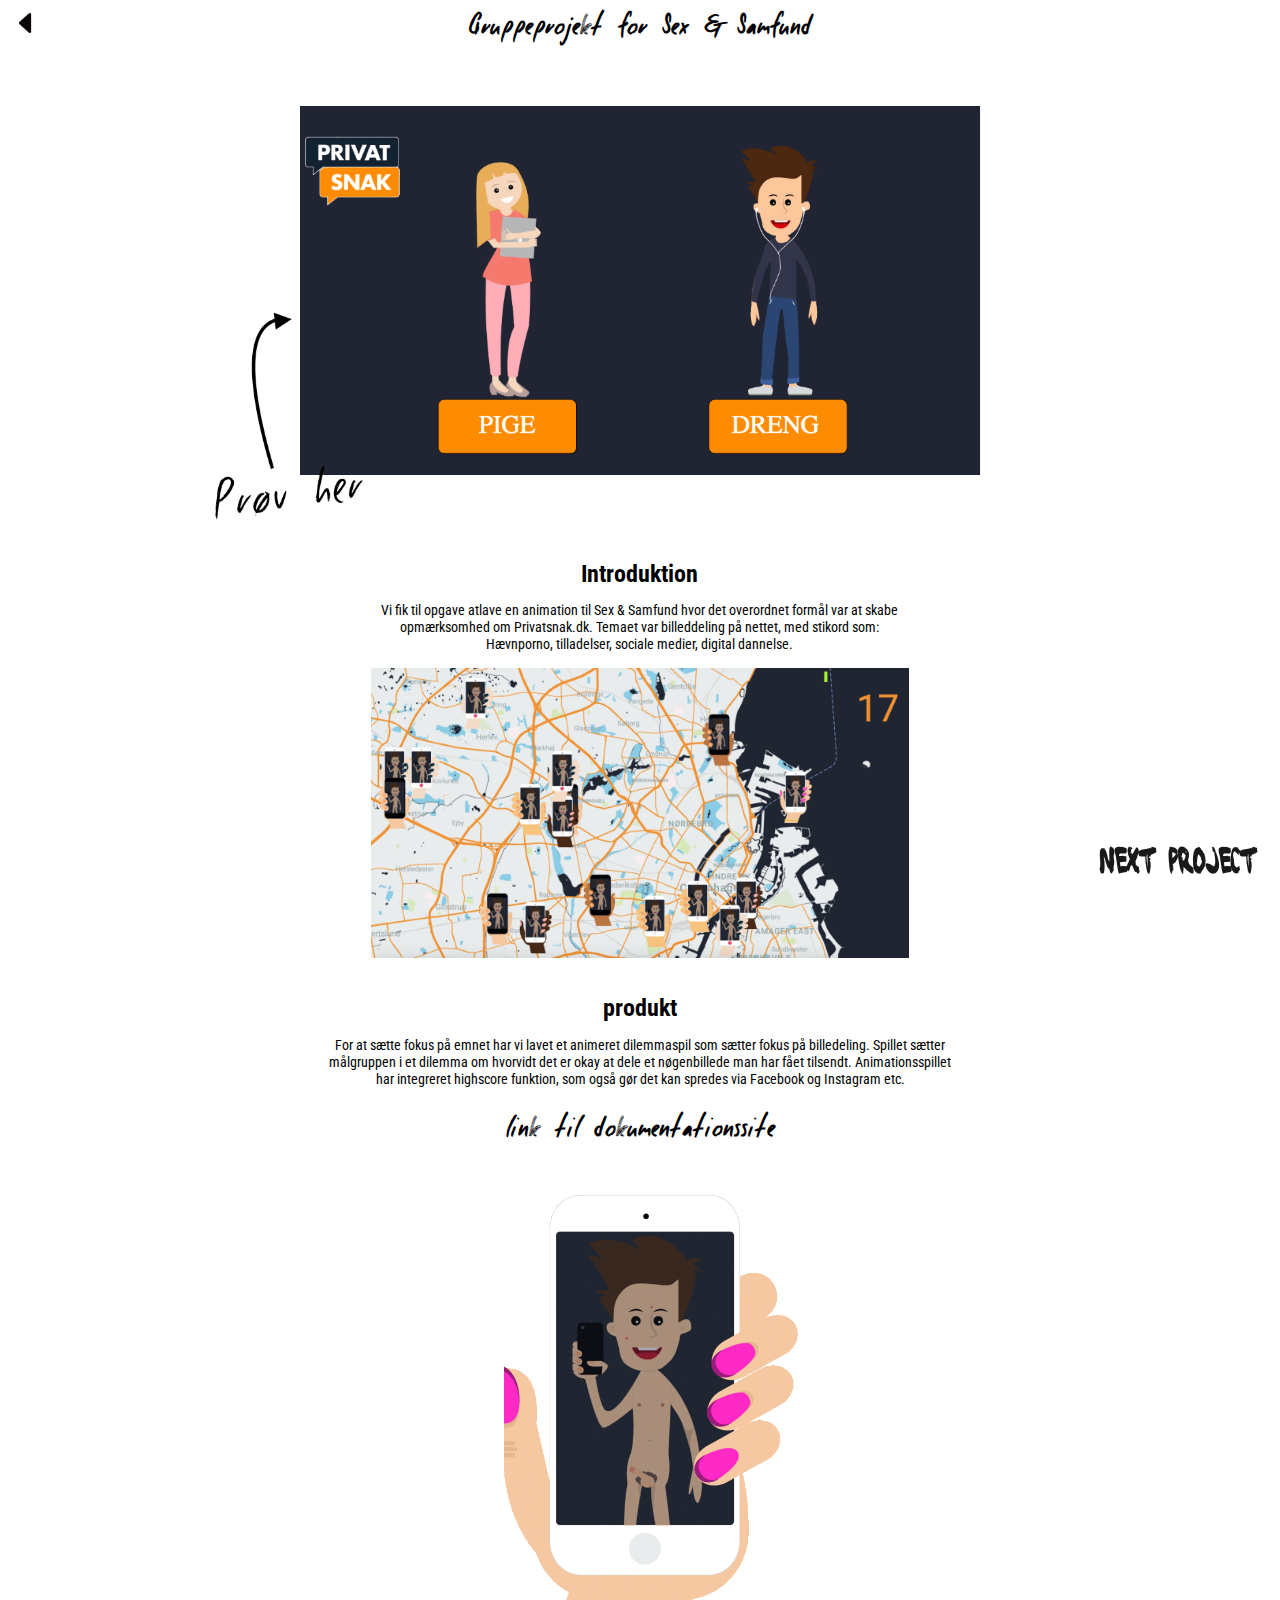
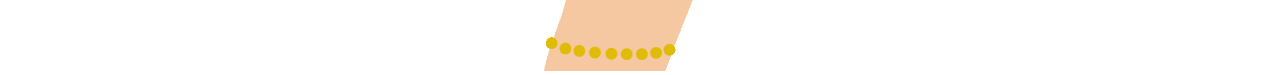
<file: sexogsamfund.html>
<!DOCTYPE html>
<html lang="da" class="">

<head>
    <meta charset="utf-8">
    <meta name="viewport" content="width=device-width, initial-scale=1.0">
    <title>Portfolio</title>
    <link rel="stylesheet" href="stylesheet.css">
    <link rel="stylesheet" href="animate.css">
    <script src="javascript.js"></script>
    <link rel="icon" type="image/png" sizes="32x32" href="img/favicon-32x32.png">
    <link rel="icon" type="image/png" sizes="16x16" href="img/favicon-16x16.png">
    <link href="https://fonts.googleapis.com/css?family=Roboto+Condensed" rel="stylesheet">
</head>

<body>

    <div class="backarrow">
        <a href="projects.html"><img src="img/arrowleft.png" alt="arrow">
        </a>
    </div>

    <section id="sexogsamfund">

        <div class="sectionwrapper">
            <h2>Gruppeprojekt for Sex & Samfund</h2>
            <div class="center1">
                <div class="animated pulse">
                <a href="http://malikericson.dk/kea/02-animation/sexogsamfund/">
                <img class="moodboard" src="img/sexogsamfundspil.png" alt="Armin portraet">
                </a>
                </div>

            </div>
            <div class="center">
                <h4>Introduktion </h4>
                <p>Vi fik til opgave atlave en animation til Sex & Samfund hvor det overordnet formål var at skabe opmærksomhed om Privatsnak.dk. Temaet var billeddeling på nettet, med stikord som: Hævnporno, tilladelser, sociale medier, digital dannelse.
                </p>

                <img class="moodboard" src="img/sexogsamfundspil2.png" alt="Moodboard">
            </div>
        </div>
        <div class="center">
            <h4>produkt</h4>
            <p> For at sætte fokus på emnet har vi lavet et animeret dilemmaspil som sætter fokus på billedeling. Spillet sætter målgruppen i et dilemma om hvorvidt det er okay at dele et nøgenbillede man har fået tilsendt. Animationsspillet har integreret highscore funktion, som også gør det kan spredes via Facebook og Instagram etc.</p>
            <a href="http://magnuskvolbaek.dk/kea/animationsspil/sexogsamfund/dokumentationssite/">
                <h2>link til dokumentationssite </h2>
            </a>
            <img class="hands" src="img/hands.gif" alt="Moodboard">

        </div>
        <div class="nextproject">
            <a href="imtex.html">
                <h3>Next project</h3>
            </a>
        </div>


    </section>

</body>

</html>
</file>
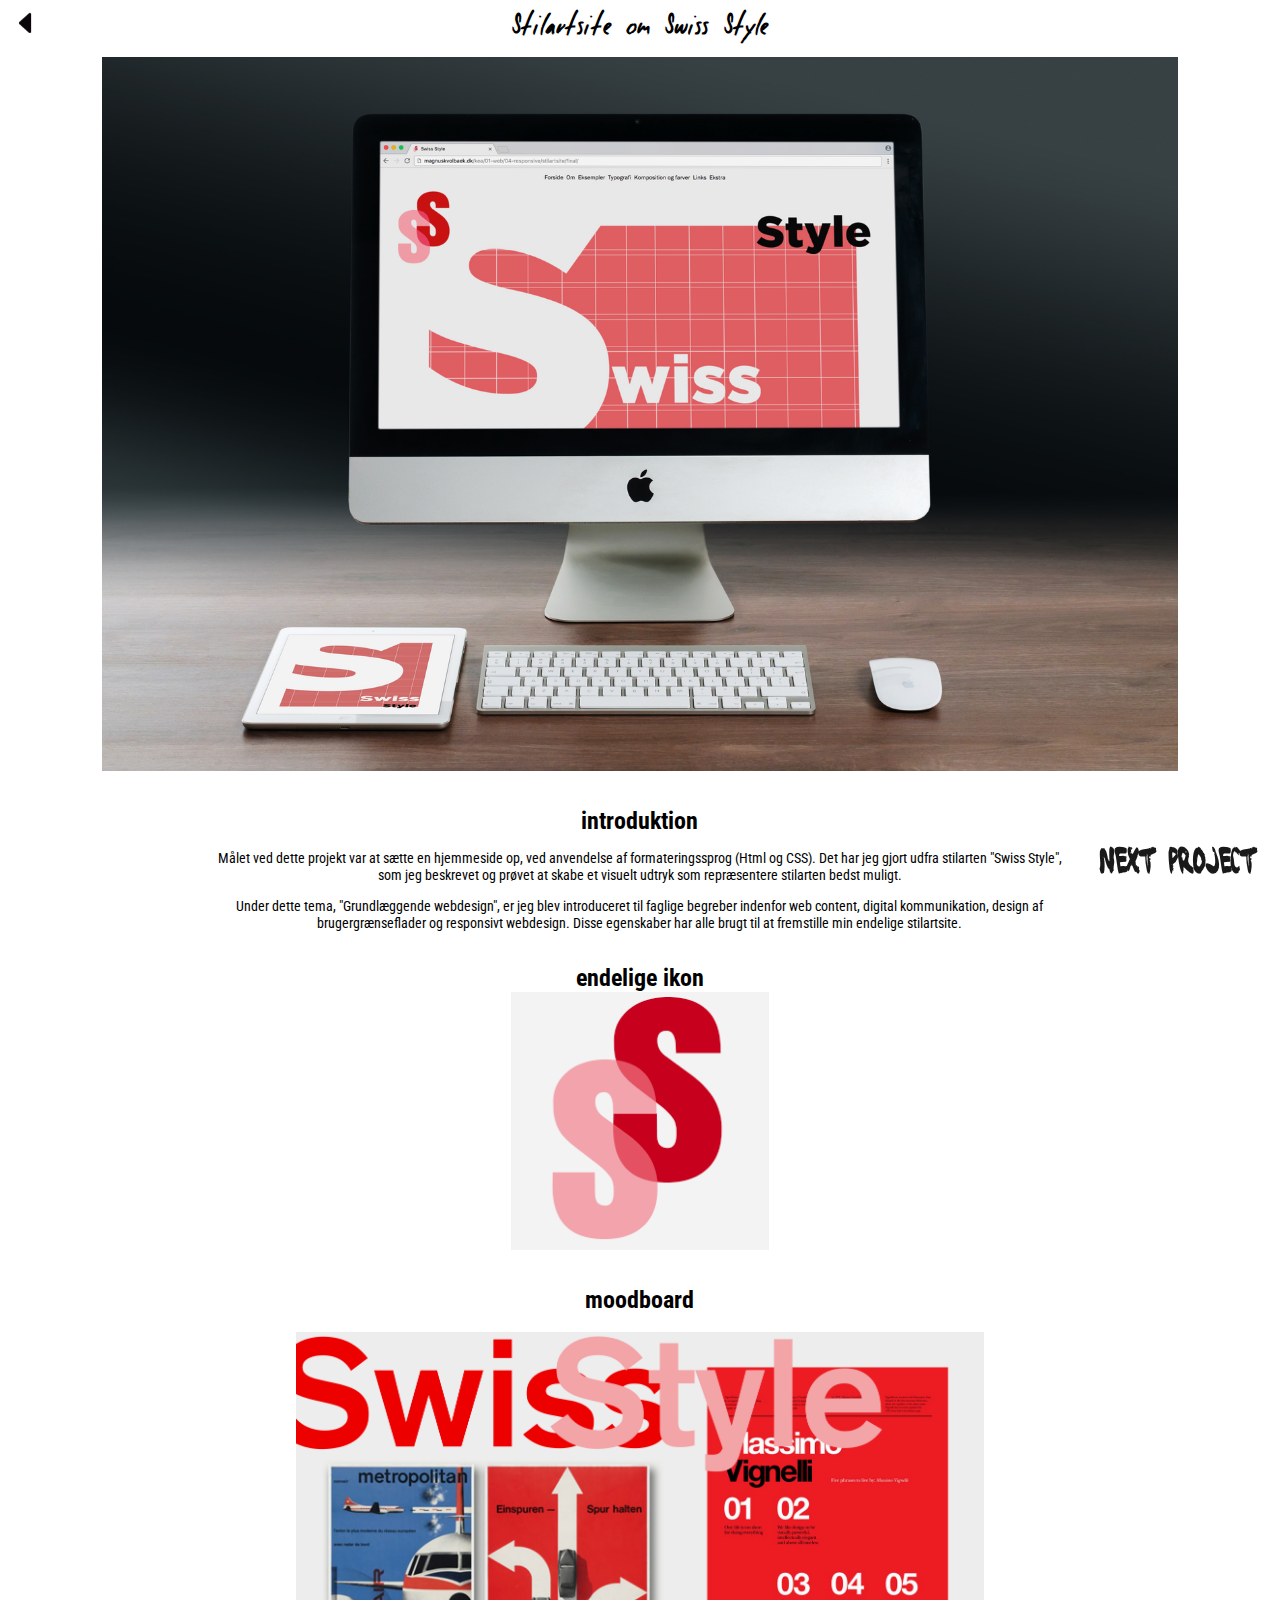
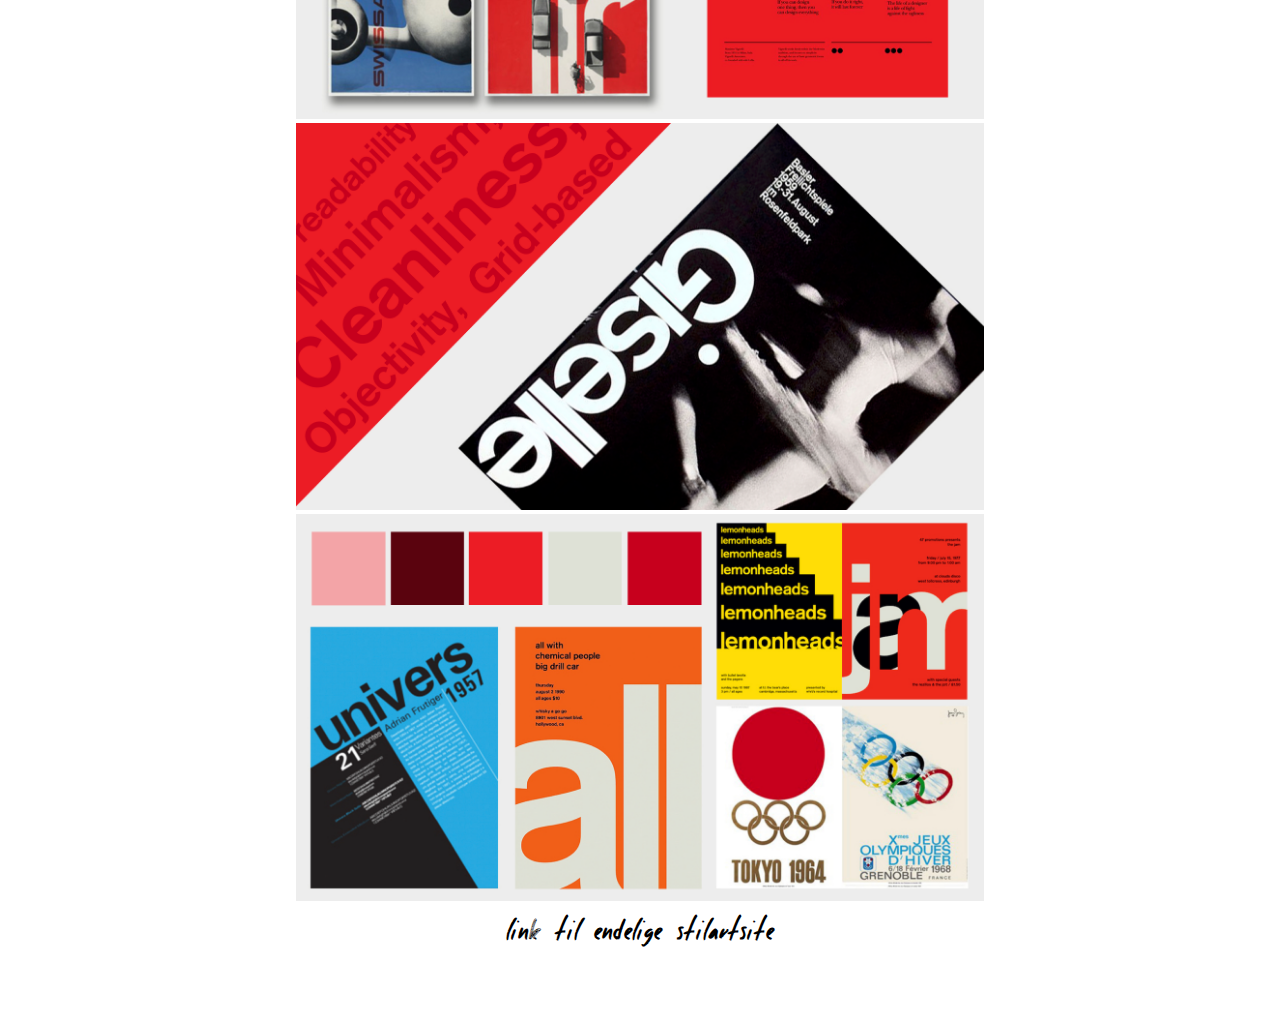
<file: stilartsite.html>
<!DOCTYPE html>
<html lang="">

<head>
    <meta charset="utf-8">
    <meta name="viewport" content="width=device-width, initial-scale=1.0">
    <title>Portfolio</title>
    <link rel="stylesheet" href="stylesheet.css">
    <link rel="stylesheet" href="animate.css">
    <script src="javascript.js"></script>
    <link rel="icon" type="image/png" sizes="32x32" href="img/favicon-32x32.png">
    <link rel="icon" type="image/png" sizes="16x16" href="img/favicon-16x16.png">
    <link href="https://fonts.googleapis.com/css?family=Roboto+Condensed" rel="stylesheet">

</head>

<body>

    <section id="stilartsite">

        <div class="backarrow">
            <a href="projects.html"><img src="img/arrowleft.png" alt="arrow">
            </a>
        </div>

        <div class="sectionwrapper">


            <div class="column_content">



                <h2>Stilartsite om Swiss Style</h2>


                <div class="animated pulse">
                    <img class="moodboard" src="img/stilartsitemockup.jpg" alt="Moodboard">

                </div>
                <div class="top">

                    <h4>introduktion</h4>
                    <p>Målet ved dette projekt var at sætte en hjemmeside op, ved anvendelse af formateringssprog (Html og CSS). Det har jeg gjort udfra stilarten "Swiss Style", som jeg beskrevet og prøvet at skabe et visuelt udtryk som repræsentere stilarten bedst muligt.</p>
                    <p> Under dette tema, "Grundlæggende webdesign", er jeg blev introduceret til faglige begreber indenfor web content, digital kommunikation, design af brugergrænseflader og responsivt webdesign. Disse egenskaber har alle brugt til at fremstille min endelige stilartsite.</p>

                    <h4>endelige ikon</h4>
                    <img class="ikon" src="img/ikon260.png" alt="Moodboard">

                    <div class="center1">

                        <h4>moodboard</h4>
                        <br>
                        <img class="moodboard" src="img/moodboard.jpg" alt="Moodboard">
                        <img class="moodboard" src="img/moodboard1.jpg" alt="Armin portraet">
                        <img class="moodboard" src="img/moodboard2.jpg" alt="Armin portraet">
                    </div>
                       <a href="http://magnuskvolbaek.dk/kea/01-web/04-responsive/stilartsite/final/">
                        <h2>link til endelige stilartsite </h2>
                    </a>
                    <br>
                    <br>
                    <br>
                    <br>



                </div>
            </div>
        </div>


        <div class="nextproject">
            <a href="egenanimation.html">
                <h3>Next project</h3>
            </a>
        </div>
    </section>




</body>

</html>
</file>
<file: stylesheet.css>
html,
body {
    margin: 0;
    padding: 0;
    height: 100%;
    width: 100%;
}


.sectionwrapper {
    flex-wrap: wrap;
    display: flex;
    margin: 0% 8%;
}

.inner {
    display: table-cell;
}

.column {
    flex-basis: 400px;
    flex-grow: 1;
}

.content {
    display: flex;
    flex-wrap: wrap;
}

.column_content {
    display: flex;
    flex-wrap: wrap;
}

.backarrow img {
    position: fixed;
    float: left;
    margin-top: 1%;
    margin-left: 1.2%;
    width: 20px;
    height: 20px;
}

.backarrowup img {
    position: fixed;
    float: left;
    margin-left: 1.8%;
    width: 20px;
    height: 20px;
}

.backarrowdown img {
    position: fixed;
    bottom: 10px;
    width: 30px;
    height: 30px;
}

.backarrowdown {
    width: 100%;
    text-align: center;
    position: fixed;
    bottom: 0px;
}

.nextproject {
    margin-left: -23px;
    text-align: right;
    width: 100%;
    position: fixed;
    bottom: 0px;
    opacity: 0.9;
}

.nextproject a:link {
    text-decoration: none;
}


/*font*/

@font-face {
    font-family: 'Good Foot';
    font-style: normal;
    font-weight: normal;
    src: local('Good Foot'), url('goodfoot.woff')
}

@font-face {
    font-family: 'Brushed';
    font-style: normal;
    font-weight: normal;
    src: local('Brushed'), url('brushed.woff')
}

.welcome {
    padding-left: 20%;
    color: brown;
    font-family: 'Good Foot';
    font-size: 160%;
}

h1 {
    font-family: 'Good Foot';
    font-size: 130%;
    letter-spacing: 20px;
    color: black;
}

h2 {
    font-family: 'Good Foot';
    text-decoration: none;
    margin: auto;
    text-align: center;
    font-size: 180%;
    padding: 10px;
}

a:link {
    text-decoration: none;

}

h3 {
    font-family: 'Brushed';
    font-size: 160%;
    color: black
}

h4 {
    font-family: 'Roboto Condensed';
    font-size: 150%;
    margin-bottom: 0;
    text-align: center;
}


p {
    font-family: 'Roboto Condensed';
    font-size: 90%;
}

a {

    color: black;
}

.about {
    margin-top: 10px;
    text-align: center;
    font-family: 'Good Foot';
    font-size: 130%;
    letter-spacing: 30px;
    transition: all 2s ease;
}

.about:hover {
    letter-spacing: 80px;
}

.about a {
    text-decoration: none;
    color: black;
}

.projectslinks {
    margin-bottom: 10px;
    width: 100%;
    text-align: center;
    position: fixed;
    bottom: 0px;
    font-family: 'Good Foot';
    font-size: 130%;
    letter-spacing: 25px;
    transition: all 2s ease;
}

.projectslinks:hover {
    letter-spacing: 60px;
}

.projectslinks a {
    text-decoration: none;
    color: black;
}

.navn img {
    width: 35%;
    position: absolute;
    align-content: center;
    left: 32%;
    top: 28%;
    transition: all 1000ms ease;
}


/* About side*/

#about h2 {
    color: orangered;
    font-size: 200%;
    position: fixed;
    top: 0px;
    width: 100%;
    text-align: right;
    margin-left: -20px;
    z-index: 1;
}

.textbox p {
    font-family: 'Anton';
    font-size: 500%;
}

.selvportraet img {
    position: fixed;
    bottom: 0px;
    right: 0px;
    width: 35%;
}

.textbox {
    text-align: center;
    width: 60%;
}

/*Stilartsite Swiss Style */

.ikon {

    width: 30%;
}

.top {
    margin-top: 10px;
    margin-bottom: 10px;
    margin-left: 25%;
    margin-right: 25%;
    text-align: center;
    color: black;
    text-decoration: none;
}

.stilartsite {
    text-align: center;
    color: black;
    text-decoration: none;
    font-size: 160%;
}

.stilartsite a {
    text-align: center;
    color: brown;
    text-decoration: none;
    font-size: 80%;
}

.moodboard {
    width: 100%;

}

.sprite {
    width: 50%;
}

.center1 {
    margin: auto;
    width: 80%;
    border: 0px solid green;
    padding: 0px;
    text-align: center;

}

/*Sex og Samfund*/

.center {
    margin: auto;
    width: 50%;
    border: 0px solid green;
    padding: 0px;
    text-align: center;
}

.hands {
    width: 100%;
}

.link {
    text-align: center;
    width: 100%;
    max-width: none;
    padding-top: 20%;
}

.link a {
    font-size: 180%;
    text-decoration: none;
    color: black
}


/* Imtex */

.hs-responsive-embed-youtube {
    position: relative;
    padding-bottom: 56.25%;
    margin-top: 2%;

}

.hs-responsive-embed-youtube iframe,
video {
    position: absolute;
    height: 100%;
    width: 100%;
}

#imtex .text {
    margin-left: 20%;
    margin-right: 20%;
    text-align: center;
}

.video {
    margin: auto;
    width: 80%;
    padding: 0px;
}

/* animation sets */

.blink_me {
    animation: blinker 4s linear infinite;
}

@keyframes blinker {
    50% {
        opacity: 0;
    }
}

.navn img:hover {
    transition: all 500ms ease;
    transform: skew(-10deg);
}

.pt-page-moveToTop {
    -webkit-animation: moveToTop .6s ease both;
    animation: moveToTop .6s ease both;
}

.pt-page-moveFromTop {
    -webkit-animation: moveFromTop .6s ease both;
    animation: moveFromTop .6s ease both;
}

.pt-page-moveToBottom {
    -webkit-animation: moveToBottom .6s ease both;
    animation: moveToBottom .6s ease both;
}

.pt-page-moveFromBottom {
    -webkit-animation: moveFromBottom .6s ease both;
    animation: moveFromBottom .6s ease both;
}


/*Projects*/

@keyframes fadein {
    from {
        opacity: 0;
    }
    to {
        opacity: 1;
    }
}

@-webkit-keyframes fadein {
    from {
        opacity: 0;
    }
    to {
        opacity: 1;
    }
}

#projects {
    max-width: 1280px;
    margin: auto;
}

#projects .work {
    display: inline-block;
    flex-basis: 450px;
    flex-grow: 1;
    position: relative;
    display: flex;
}

.forsidetekst {
    text-align: center;
}

#projects .work a {
    position: relative;

}



#projects img {
    position: relative;
    height: 550px;
    width: 350px;
    margin-bottom: 10px;
    transition: all 500ms ease;
    box-shadow: 0 8px 14px 0 rgba(0, 0, 0, 0.2), 0 6px 20px 0 rgba(0, 0, 0, 0.19);
}

#projects img:hover {
    transition: all 500ms ease;
    margin-top: -10px;
    transform: rotate(2deg);
    ;
}


#projects .work h2 {
    color: black;
    position: absolute;
    top: 10%;
    left: -13%;
    font-family: 'Good Foot';

}

#tekst2 {
    font-family: 'Good Foot';
    text-decoration: none;
    font-size: 160%;
    color: black;

}

#tekst1 {
    font-size: 140%;
    color: black;
    font-family: 'BigNoodleTitling';
    text-decoration: none;
}

#projects h1 {
    font-size: 200%;
}

#projects h1 {
    text-align: center;
}


#projects .column {
    margin-top: 5%;
}

.column_content {
    display: flex;
    flex-wrap: wrap;
}

#projects .row {
    display: flex;
    flex-wrap: wrap;
    justify-content: space-around;
    margin-left: 20%;
    margin-right: 20%;
}


/*Redesign af website*/

.websitebillede {
    width: 100%;
}

/*Egen animation*/

.baggrund {
    width: 100%;
}

.styletile {
    width: 100%;
}

.top h3 {
    text-align: center;
}

.top {
    margin: auto;
    width: 80%;
    padding: 0px;
    text-align: center;

}


/*Republikken*/

.republikkeniphone {

    width: 100%;
}

.center2 {
    margin: auto;
    width: 50%;
    padding: 0px;

}

/*Mediaquery*/

@media screen and (max-width: 580px) {
    .navn {
        width: 150%;
        position: absolute;
        left: -25%;
        top: 38%;
        transition: all 500ms ease;
    }
}

@media screen and (max-width: 500px) {
    .welcome {
        padding-left: 40%;
        padding-top: 90%;
        color: brown;
        font-family: 'Good Foot';
        font-size: 140%;
        transition: all 1000ms ease;
    }
}

@media screen and (max-width: 500px) {
    .center {
        margin: auto;
        width: 80%;
        padding: 0px;
        text-align: center;
    }
}

@media screen and (max-width: 500px) {
    #projects img {
        position: relative;
        height: 450px;
        width: 300px;
        margin-bottom: 10px;
        transition: all 500ms ease;
        box-shadow: 0 8px 14px 0 rgba(0, 0, 0, 0.2), 0 6px 20px 0 rgba(0, 0, 0, 0.19);
    }
}


@media screen and (max-width: 1180px) {
    #projects .row {
        display: flex;
        flex-wrap: wrap;
        justify-content: space-around;
        margin-left: 15%;
        margin-right: 15%;
        transition: all 500ms ease;
    }
}
</file>
